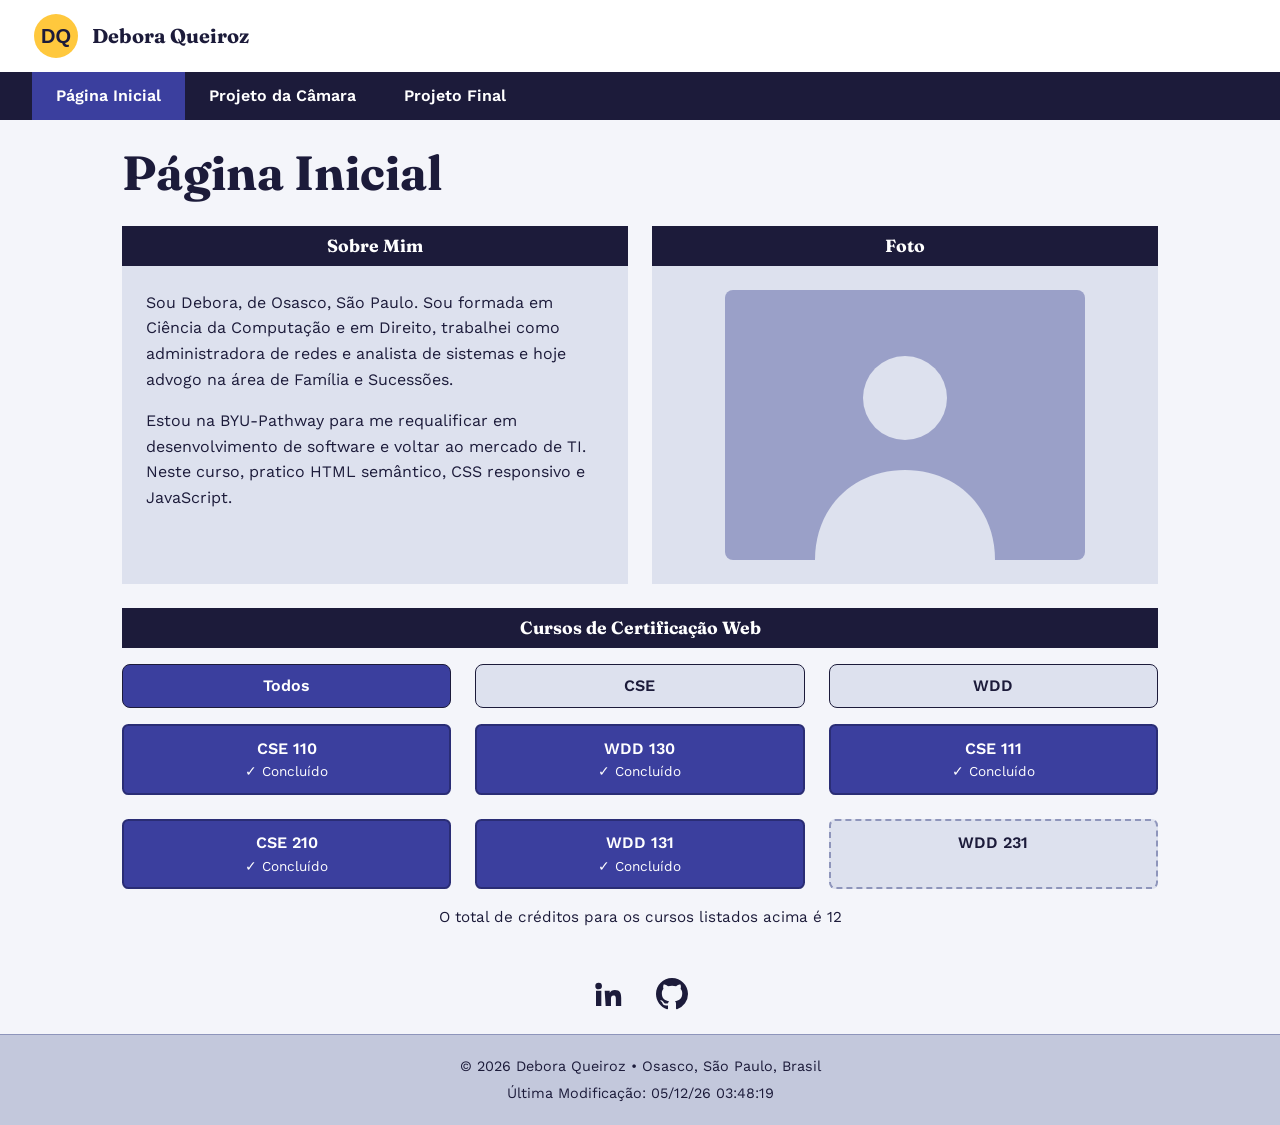
<file: index.html>
<!DOCTYPE html>
<html lang="pt-BR">

<head>
    <meta charset="UTF-8">
    <meta name="viewport" content="width=device-width, initial-scale=1.0">
    <title>Debora Queiroz | Página Inicial</title>
    <meta name="description"
        content="Portfólio de Debora Queiroz, estudante de desenvolvimento web e Python na BYU-Pathway, com os cursos do certificado Programação de Computadores e Web.">
    <meta name="author" content="Debora Queiroz">

    <!-- Open Graph (Facebook) -->
    <meta property="og:title" content="Debora Queiroz | Página Inicial">
    <meta property="og:description"
        content="Portfólio de Debora Queiroz, estudante de desenvolvimento web e Python na BYU-Pathway, com os cursos do certificado Programação de Computadores e Web.">
    <meta property="og:image" content="https://debora1207.github.io/wdd231/imagens/perfil.jpg">
    <meta property="og:url" content="https://debora1207.github.io/wdd231/">

    <link rel="preconnect" href="https://fonts.googleapis.com">
    <link rel="preconnect" href="https://fonts.gstatic.com" crossorigin>
    <link
        href="https://fonts.googleapis.com/css2?family=Fraunces:wght@600;700&family=Work+Sans:wght@400;500;600&display=swap"
        rel="stylesheet">

    <link rel="icon" href="favicon.ico">
    <link rel="stylesheet" href="estilos/normalize.css">
    <link rel="stylesheet" href="estilos/telas-pequenas.css">
    <link rel="stylesheet" href="estilos/telas-grandes.css">

    <script src="scripts/navegacao.js" defer></script>
    <script src="scripts/data.js" defer></script>
    <script src="scripts/curso.js" defer></script>
</head>

<body>
    <header>
        <div class="barra">
            <div class="marca">
                <img src="imagens/logo.svg" alt="Logotipo com as iniciais DQ" width="48" height="48">
                <span>Debora Queiroz</span>
            </div>
            <button id="botaoMenu" type="button" aria-label="Abrir menu" aria-expanded="false"
                aria-controls="menuPrincipal">&#9776;</button>
        </div>
        <nav id="menuPrincipal" aria-label="Navegação principal">
            <ul>
                <li><a href="index.html" aria-current="page">Página Inicial</a></li>
                <li><a href="chamber/index.html">Projeto da Câmara</a></li>
                <li><a href="projeto-final/index.html">Projeto Final</a></li>
            </ul>
        </nav>
    </header>

    <main>
        <h1>Página Inicial</h1>

        <section class="sobre">
            <h2>Sobre Mim</h2>
            <div class="painel">
                <p>Sou Debora, de Osasco, São Paulo. Sou formada em Ciência da Computação e em Direito, trabalhei como
                    administradora de redes e analista de sistemas e hoje advogo na área de Família e Sucessões.</p>
                <p>Estou na BYU-Pathway para me requalificar em desenvolvimento de software e voltar ao mercado de TI.
                    Neste curso, pratico HTML semântico, CSS responsivo e JavaScript.</p>
            </div>
        </section>

        <section class="foto">
            <h2>Foto</h2>
            <div class="painel">
                <img src="imagens/foto-estudante.svg" alt="Foto da estudante Debora Queiroz" width="600" height="450">
            </div>
        </section>

        <section class="certificado">
            <h2>Cursos de Certificação Web</h2>
            <div class="filtros" role="group" aria-label="Filtrar cursos">
                <button type="button" class="filtro" data-filtro="todos" aria-pressed="true">Todos</button>
                <button type="button" class="filtro" data-filtro="CSE" aria-pressed="false">CSE</button>
                <button type="button" class="filtro" data-filtro="WDD" aria-pressed="false">WDD</button>
            </div>
            <ul id="listaCursos" class="cartoes"></ul>
            <p id="totalCreditos" class="total" aria-live="polite"></p>
        </section>
    </main>

    <dialog id="infos-do-curso" aria-labelledby="tituloCurso"></dialog>

    <footer>
        <ul class="redes" aria-label="Redes sociais">
            <li>
                <a href="https://www.linkedin.com/in/deboraabqueiroz" aria-label="LinkedIn da Debora" target="_blank"
                    rel="noopener">
                    <svg viewBox="0 0 24 24" width="32" height="32" fill="currentColor" aria-hidden="true">
                        <path
                            d="M4.98 3.5a2.5 2.5 0 11-.02 5 2.5 2.5 0 01.02-5zM3 9.5h4V21H3zM9.5 9.5h3.8v1.6h.05c.53-1 1.83-2.05 3.77-2.05 4.03 0 4.78 2.65 4.78 6.1V21h-4v-5.1c0-1.22-.02-2.78-1.7-2.78-1.7 0-1.96 1.33-1.96 2.69V21h-4z" />
                    </svg>
                </a>
            </li>
            <li>
                <a href="https://github.com/debora1207/wdd231" aria-label="GitHub da Debora" target="_blank"
                    rel="noopener">
                    <svg viewBox="0 0 16 16" width="32" height="32" fill="currentColor" aria-hidden="true">
                        <path
                            d="M8 0C3.58 0 0 3.58 0 8c0 3.54 2.29 6.53 5.47 7.59.4.07.55-.17.55-.38 0-.19-.01-.82-.01-1.49-2.01.37-2.53-.49-2.69-.94-.09-.23-.48-.94-.82-1.13-.28-.15-.68-.52-.01-.53.63-.01 1.08.58 1.23.82.72 1.21 1.87.87 2.33.66.07-.52.28-.87.51-1.07-1.78-.2-3.64-.89-3.64-3.95 0-.87.31-1.59.82-2.15-.08-.2-.36-1.02.08-2.12 0 0 .67-.21 2.2.82.64-.18 1.32-.27 2-.27.68 0 1.36.09 2 .27 1.53-1.04 2.2-.82 2.2-.82.44 1.1.16 1.92.08 2.12.51.56.82 1.27.82 2.15 0 3.07-1.87 3.75-3.65 3.95.29.25.54.73.54 1.48 0 1.07-.01 1.93-.01 2.2 0 .21.15.46.55.38A8.013 8.013 0 0016 8c0-4.42-3.58-8-8-8z" />
                    </svg>
                </a>
            </li>
        </ul>
        <div class="rodape-info">
            <p>&copy; <span id="anoAtual"></span> Debora Queiroz &bull; Osasco, São Paulo, Brasil</p>
            <p id="ultimaModificacao"></p>
        </div>
    </footer>
</body>

</html>
</file>
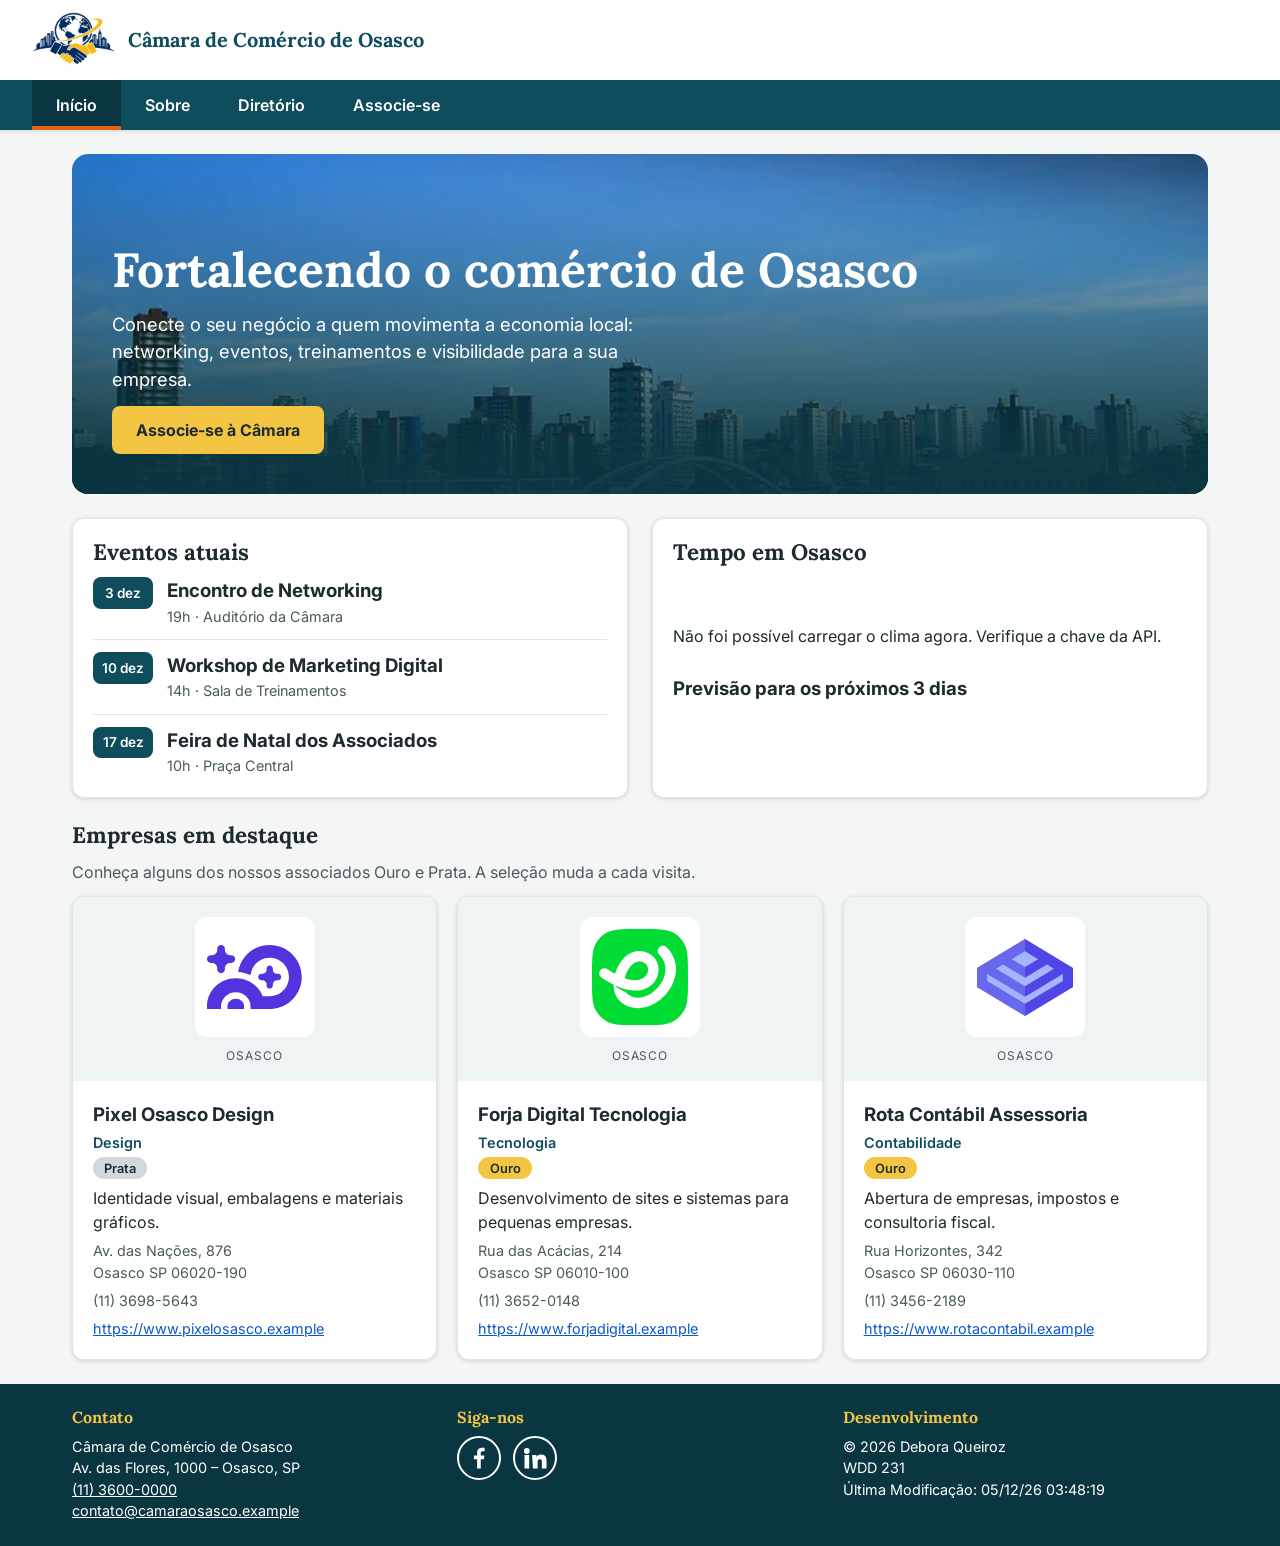
<file: camara/index.html>
<!DOCTYPE html>
<html lang="pt-BR">

<head>
    <meta charset="UTF-8">
    <meta name="viewport" content="width=device-width, initial-scale=1.0">
    <title>Câmara de Comércio de Osasco | Início</title>
    <meta name="description"
        content="Câmara de Comércio de Osasco: eventos, previsão do tempo, empresas em destaque e como se associar para fortalecer o comércio local.">
    <meta name="author" content="Debora Queiroz">

    <!-- Open Graph (Facebook) -->
    <meta property="og:title" content="Câmara de Comércio de Osasco | Início">
    <meta property="og:description"
        content="Câmara de Comércio de Osasco: eventos, previsão do tempo, empresas em destaque e como se associar para fortalecer o comércio local.">
    <meta property="og:image" content="https://debora1207.github.io/wdd231/camara/imagens/camara-og.jpg">
    <meta property="og:url" content="https://debora1207.github.io/wdd231/camara/index.html">

    <link rel="preconnect" href="https://fonts.googleapis.com">
    <link rel="preconnect" href="https://fonts.gstatic.com" crossorigin>
    <link href="https://fonts.googleapis.com/css2?family=Inter:wght@400;500;600&family=Lora:wght@600;700&display=swap"
        rel="stylesheet">

    <link rel="icon" href="favicon.ico">
    <link rel="stylesheet" href="estilos/normalize.css">
    <link rel="stylesheet" href="estilos/telas-pequenas.css">
    <link rel="stylesheet" href="estilos/telas-grandes.css">

    <script src="scripts/navegacao.js" defer></script>
    <script src="scripts/data.js" defer></script>
    <script type="module" src="scripts/destaques.mjs"></script>
    <script type="module" src="scripts/clima.mjs"></script>
</head>

<body>
    <header>
        <div class="barra">
            <div class="marca">
                <img src="imagens/logo-camara.webp" alt="Logotipo da Câmara de Comércio de Osasco" width="84"
                    height="56">
                <span>Câmara de Comércio de Osasco</span>
            </div>
            <button id="botaoMenu" type="button" aria-label="Abrir menu" aria-expanded="false"
                aria-controls="menuPrincipal">&#9776;</button>
        </div>
        <nav id="menuPrincipal" aria-label="Navegação principal">
            <ul>
                <li><a href="index.html" aria-current="page">Início</a></li>
                <li><a href="sobre.html">Sobre</a></li>
                <li><a href="diretorio.html">Diretório</a></li>
                <li><a href="associacao.html">Associe-se</a></li>
            </ul>
        </nav>
    </header>

    <main class="inicio">
        <section class="banner">
            <img src="imagens/hero-osasco.webp"
                alt="Horizonte de prédios da cidade sob um céu azul, com um arco branco ao centro" width="1400"
                height="441" fetchpriority="high">
            <div class="banner-texto">
                <h1>Fortalecendo o comércio de Osasco</h1>
                <p>Conecte o seu negócio a quem movimenta a economia local: networking, eventos, treinamentos e
                    visibilidade para a sua empresa.</p>
                <a class="botao" href="associacao.html">Associe-se à Câmara</a>
            </div>
        </section>

        <section class="bloco eventos">
            <h2>Eventos atuais</h2>
            <ul>
                <li>
                    <time datetime="2026-12-03">3 dez</time>
                    <div>
                        <h3>Encontro de Networking</h3>
                        <p>19h &middot; Auditório da Câmara</p>
                    </div>
                </li>
                <li>
                    <time datetime="2026-12-10">10 dez</time>
                    <div>
                        <h3>Workshop de Marketing Digital</h3>
                        <p>14h &middot; Sala de Treinamentos</p>
                    </div>
                </li>
                <li>
                    <time datetime="2026-12-17">17 dez</time>
                    <div>
                        <h3>Feira de Natal dos Associados</h3>
                        <p>10h &middot; Praça Central</p>
                    </div>
                </li>
            </ul>
        </section>

        <section class="bloco clima">
            <h2>Tempo em Osasco</h2>
            <div id="climaAtual" class="clima-atual" aria-live="polite">Carregando o clima...</div>
            <h3>Previsão para os próximos 3 dias</h3>
            <ul id="previsao" class="previsao"></ul>
        </section>

        <section class="destaques">
            <h2>Empresas em destaque</h2>
            <p class="subtitulo">Conheça alguns dos nossos associados Ouro e Prata. A seleção muda a cada visita.</p>
            <div id="destaques" class="grade"></div>
        </section>
    </main>

    <footer>
        <div class="rodape-grade">
            <div class="contato">
                <h2>Contato</h2>
                <address>
                    Câmara de Comércio de Osasco<br>
                    Av. das Flores, 1000 &ndash; Osasco, SP<br>
                    <a href="tel:+551136000000">(11) 3600-0000</a><br>
                    <a href="mailto:contato@camaraosasco.example">contato@camaraosasco.example</a>
                </address>
            </div>
            <div class="redes-sociais">
                <h2>Siga-nos</h2>
                <ul class="redes" aria-label="Redes sociais">
                    <li>
                        <a href="https://www.facebook.com/" aria-label="Facebook da Câmara" target="_blank"
                            rel="noopener">
                            <svg viewBox="0 0 24 24" width="28" height="28" fill="currentColor" aria-hidden="true">
                                <path
                                    d="M13.5 21v-8h2.7l.4-3.2h-3.1V7.8c0-.9.3-1.5 1.6-1.5h1.7V3.4c-.3 0-1.3-.1-2.4-.1-2.4 0-4 1.5-4 4.1v2.4H7.7V13h2.7v8z" />
                            </svg>
                        </a>
                    </li>
                    <li>
                        <a href="https://www.linkedin.com/in/deboraabqueiroz" aria-label="LinkedIn" target="_blank"
                            rel="noopener">
                            <svg viewBox="0 0 24 24" width="28" height="28" fill="currentColor" aria-hidden="true">
                                <path
                                    d="M4.98 3.5a2.5 2.5 0 11-.02 5 2.5 2.5 0 01.02-5zM3 9.5h4V21H3zM9.5 9.5h3.8v1.6h.05c.53-1 1.83-2.05 3.77-2.05 4.03 0 4.78 2.65 4.78 6.1V21h-4v-5.1c0-1.22-.02-2.78-1.7-2.78-1.7 0-1.96 1.33-1.96 2.69V21h-4z" />
                            </svg>
                        </a>
                    </li>
                </ul>
            </div>
            <div class="desenvolvimento">
                <h2>Desenvolvimento</h2>
                <p>&copy; <span id="anoAtual"></span> Debora Queiroz</p>
                <p>WDD 231</p>
                <p id="ultimaModificacao"></p>
            </div>
        </div>
    </footer>
</body>

</html>
</file>
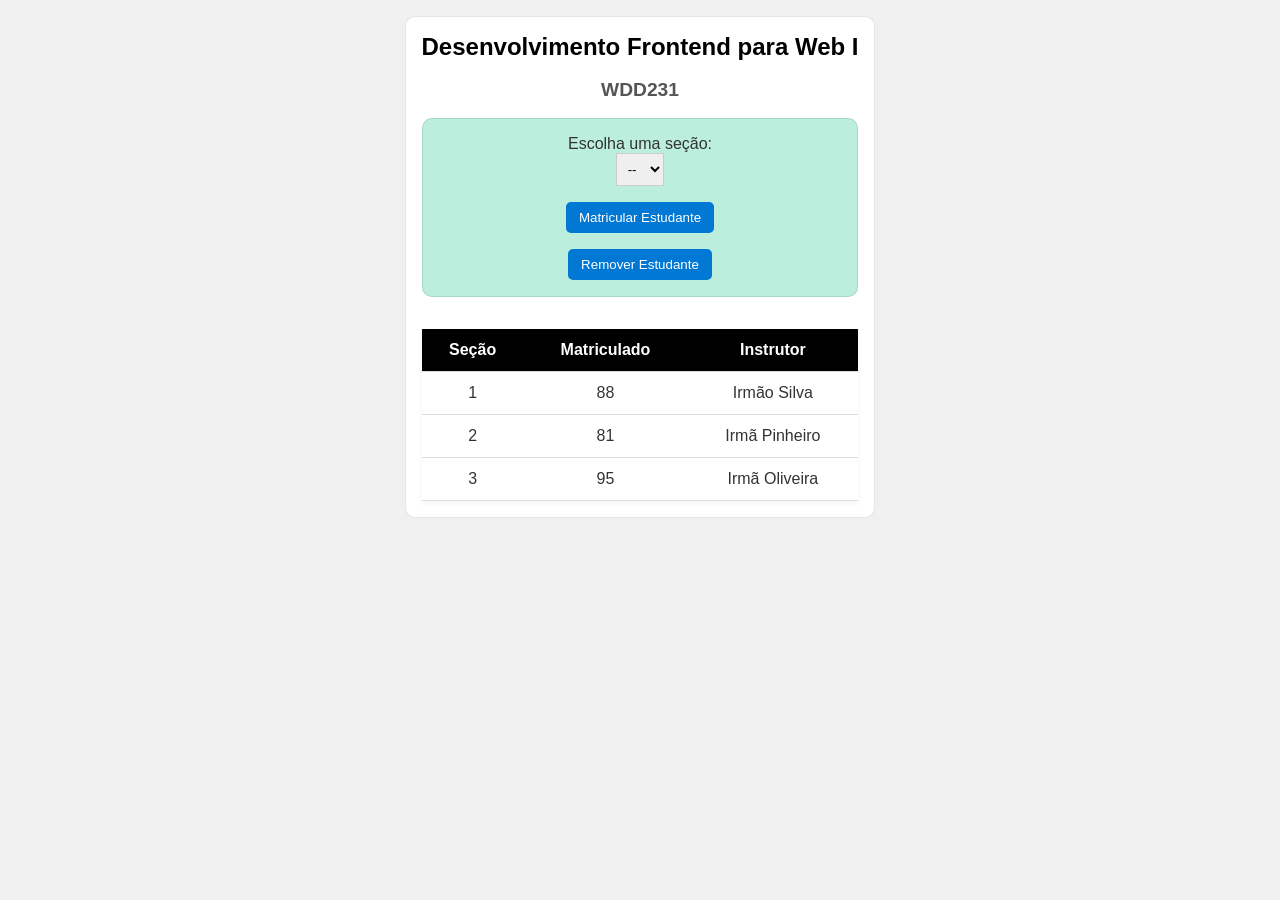
<file: modulos.html>
<!DOCTYPE html>
<html lang="pt-br">

<head>
  <meta charset="UTF-8">
  <meta name="viewport" content="width=device-width, initial-scale=1.0">
  <title>Exemplo de Módulos: Curso e Seções</title>
  <link rel="stylesheet" href="estilos/modulos.css">
  <script type="module" src="scripts/modulos.mjs"></script>
</head>

<body>
  <main>
    <h1 id="nomeCurso"></h1>
    <h2 id="codigoCurso"></h2>

    <div id="matricula">
      <p>Escolha uma seção:</p>
      <select id="numeroSecao">
        <option value="0" disabled selected>--</option>
      </select>
      <button id="matricularEstudante">Matricular Estudante</button>
      <button id="removerEstudante">Remover Estudante</button>
    </div>

    <table>
      <thead>
        <tr>
          <th>Seção</th>
          <th>Matriculado</th>
          <th>Instrutor</th>
        </tr>
      </thead>
      <tbody id="secoes"></tbody>
    </table>
  </main>
</body>

</html>
</file>
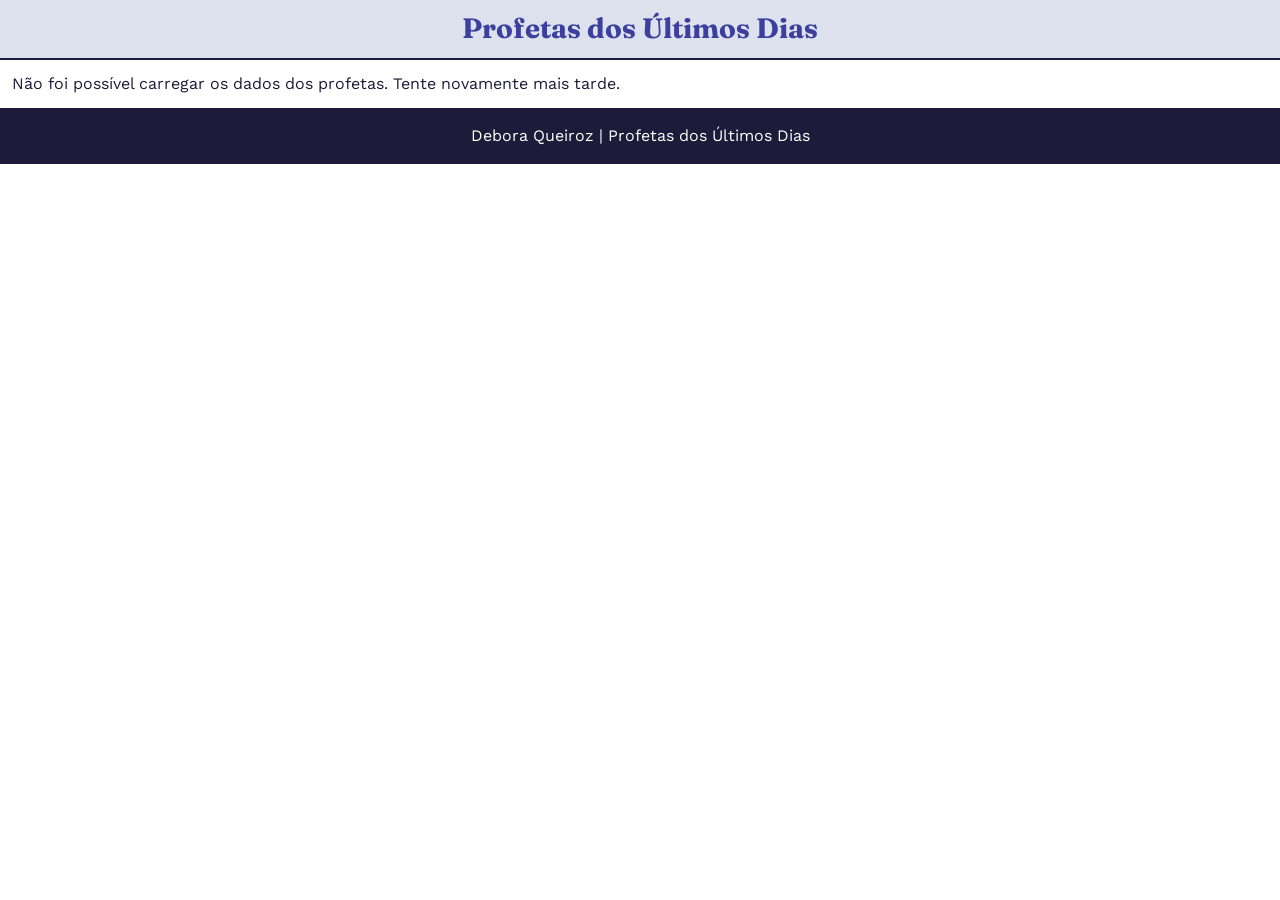
<file: profetas.html>
<!DOCTYPE html>
<html lang="pt-BR">

<head>
    <meta charset="UTF-8">
    <meta name="viewport" content="width=device-width, initial-scale=1.0">
    <title>Debora Queiroz | Profetas dos Últimos Dias</title>
    <meta name="description"
        content="Cartões com os profetas dos últimos dias, criados dinamicamente com JavaScript a partir de dados em JSON.">
    <meta name="author" content="Debora Queiroz">

    <link rel="preconnect" href="https://fonts.googleapis.com">
    <link rel="preconnect" href="https://fonts.gstatic.com" crossorigin>
    <link
        href="https://fonts.googleapis.com/css2?family=Fraunces:wght@600;700&family=Work+Sans:wght@400;500;600&display=swap"
        rel="stylesheet">

    <link rel="icon" href="favicon.ico">
    <link rel="stylesheet" href="estilos/normalize.css">
    <link rel="stylesheet" href="estilos/profetas.css">

    <script src="scripts/profetas.js" defer></script>
</head>

<body>
    <header>
        <h1>Profetas dos Últimos Dias</h1>
    </header>
    <main>
        <div id="cartoes"></div>
    </main>
    <footer>
        Debora Queiroz | Profetas dos Últimos Dias
    </footer>
</body>

</html>
</file>
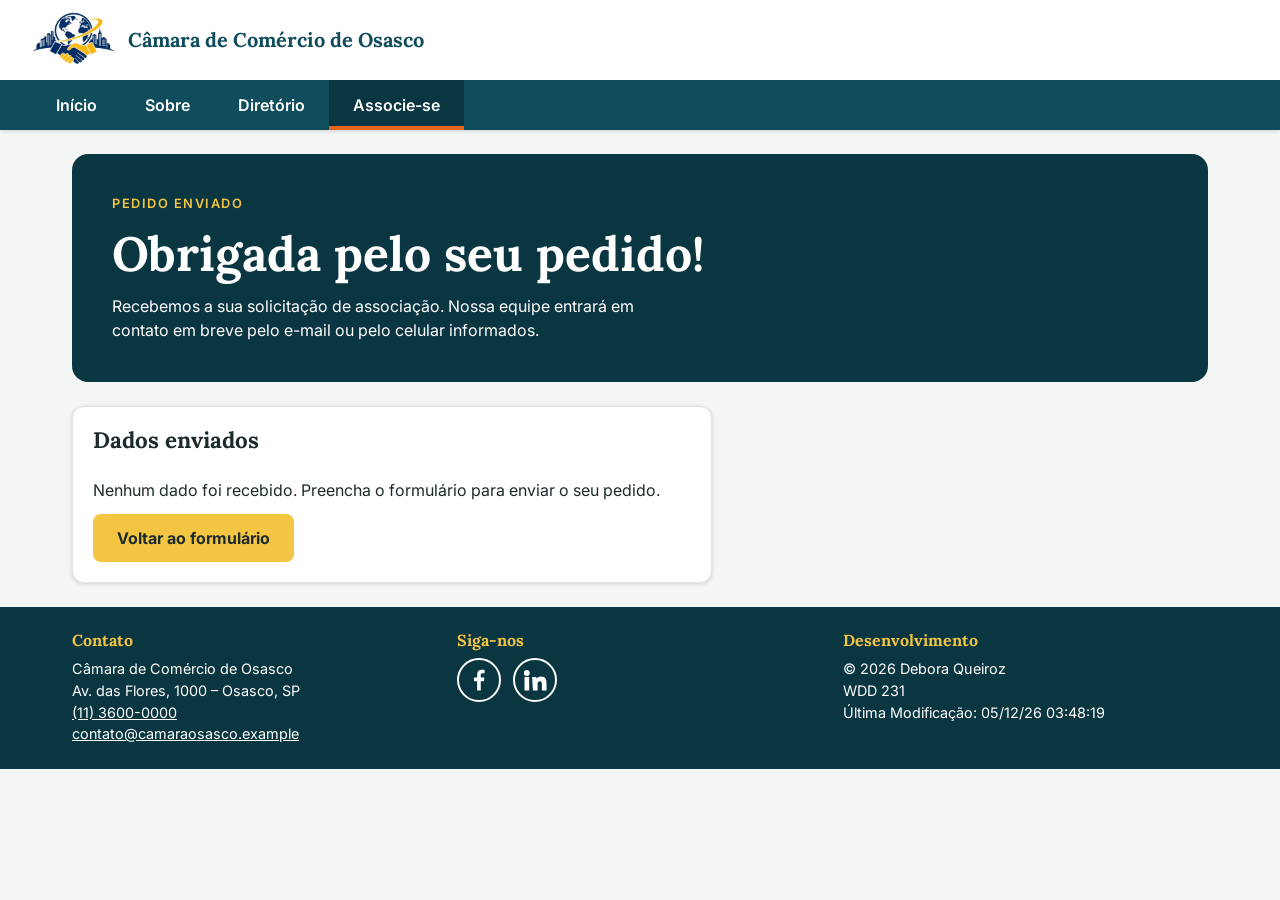
<file: camara/agradecimento.html>
<!DOCTYPE html>
<html lang="pt-BR">

<head>
    <meta charset="UTF-8">
    <meta name="viewport" content="width=device-width, initial-scale=1.0">
    <title>Obrigada pelo seu pedido | Câmara de Comércio de Osasco</title>
    <meta name="description"
        content="Recebemos o seu pedido de associação à Câmara de Comércio de Osasco. Confira os dados enviados.">
    <meta name="author" content="Debora Queiroz">

    <!-- Open Graph (Facebook) -->
    <meta property="og:title" content="Obrigada pelo seu pedido | Câmara de Comércio de Osasco">
    <meta property="og:description"
        content="Recebemos o seu pedido de associação à Câmara de Comércio de Osasco. Confira os dados enviados.">
    <meta property="og:image" content="https://debora1207.github.io/wdd231/camara/imagens/camara-og.jpg">
    <meta property="og:url" content="https://debora1207.github.io/wdd231/camara/agradecimento.html">

    <link rel="preconnect" href="https://fonts.googleapis.com">
    <link rel="preconnect" href="https://fonts.gstatic.com" crossorigin>
    <link href="https://fonts.googleapis.com/css2?family=Inter:wght@400;500;600&family=Lora:wght@600;700&display=swap"
        rel="stylesheet">

    <link rel="icon" href="favicon.ico">
    <link rel="stylesheet" href="estilos/normalize.css">
    <link rel="stylesheet" href="estilos/telas-pequenas.css">
    <link rel="stylesheet" href="estilos/telas-grandes.css">
    <link rel="stylesheet" href="estilos/associacao.css">

    <script src="scripts/navegacao.js" defer></script>
    <script src="scripts/data.js" defer></script>
    <script src="scripts/agradecimento.js" defer></script>
</head>

<body>
    <header>
        <div class="barra">
            <div class="marca">
                <img src="imagens/logo-camara.webp" alt="Logotipo da Câmara de Comércio de Osasco" width="84"
                    height="56">
                <span>Câmara de Comércio de Osasco</span>
            </div>
            <button id="botaoMenu" type="button" aria-label="Abrir menu" aria-expanded="false"
                aria-controls="menuPrincipal">&#9776;</button>
        </div>
        <nav id="menuPrincipal" aria-label="Navegação principal">
            <ul>
                <li><a href="index.html">Início</a></li>
                <li><a href="sobre.html">Sobre</a></li>
                <li><a href="diretorio.html">Diretório</a></li>
                <li><a href="associacao.html" aria-current="page">Associe-se</a></li>
            </ul>
        </nav>
    </header>

    <main class="agradecimento">
        <section class="hero">
            <p class="chamada">Pedido enviado</p>
            <h1>Obrigada pelo seu pedido!</h1>
            <p>Recebemos a sua solicitação de associação. Nossa equipe entrará em contato em breve pelo e-mail ou pelo
                celular informados.</p>
        </section>

        <section class="bloco" aria-labelledby="titulo-dados">
            <h2 id="titulo-dados">Dados enviados</h2>
            <dl id="resumo" class="resumo"></dl>
            <p id="semDados" class="sem-dados" hidden>Nenhum dado foi recebido. Preencha o formulário para enviar o seu
                pedido.</p>
            <a class="botao botao-voltar" href="associacao.html">Voltar ao formulário</a>
        </section>
    </main>

    <footer>
        <div class="rodape-grade">
            <div class="contato">
                <h2>Contato</h2>
                <address>
                    Câmara de Comércio de Osasco<br>
                    Av. das Flores, 1000 &ndash; Osasco, SP<br>
                    <a href="tel:+551136000000">(11) 3600-0000</a><br>
                    <a href="mailto:contato@camaraosasco.example">contato@camaraosasco.example</a>
                </address>
            </div>
            <div class="redes-sociais">
                <h2>Siga-nos</h2>
                <ul class="redes" aria-label="Redes sociais">
                    <li>
                        <a href="https://www.facebook.com/" aria-label="Facebook da Câmara" target="_blank"
                            rel="noopener">
                            <svg viewBox="0 0 24 24" width="28" height="28" fill="currentColor" aria-hidden="true">
                                <path
                                    d="M13.5 21v-8h2.7l.4-3.2h-3.1V7.8c0-.9.3-1.5 1.6-1.5h1.7V3.4c-.3 0-1.3-.1-2.4-.1-2.4 0-4 1.5-4 4.1v2.4H7.7V13h2.7v8z" />
                            </svg>
                        </a>
                    </li>
                    <li>
                        <a href="https://www.linkedin.com/in/deboraabqueiroz" aria-label="LinkedIn" target="_blank"
                            rel="noopener">
                            <svg viewBox="0 0 24 24" width="28" height="28" fill="currentColor" aria-hidden="true">
                                <path
                                    d="M4.98 3.5a2.5 2.5 0 11-.02 5 2.5 2.5 0 01.02-5zM3 9.5h4V21H3zM9.5 9.5h3.8v1.6h.05c.53-1 1.83-2.05 3.77-2.05 4.03 0 4.78 2.65 4.78 6.1V21h-4v-5.1c0-1.22-.02-2.78-1.7-2.78-1.7 0-1.96 1.33-1.96 2.69V21h-4z" />
                            </svg>
                        </a>
                    </li>
                </ul>
            </div>
            <div class="desenvolvimento">
                <h2>Desenvolvimento</h2>
                <p>&copy; <span id="anoAtual"></span> Debora Queiroz</p>
                <p>WDD 231</p>
                <p id="ultimaModificacao"></p>
            </div>
        </div>
    </footer>
</body>

</html>
</file>
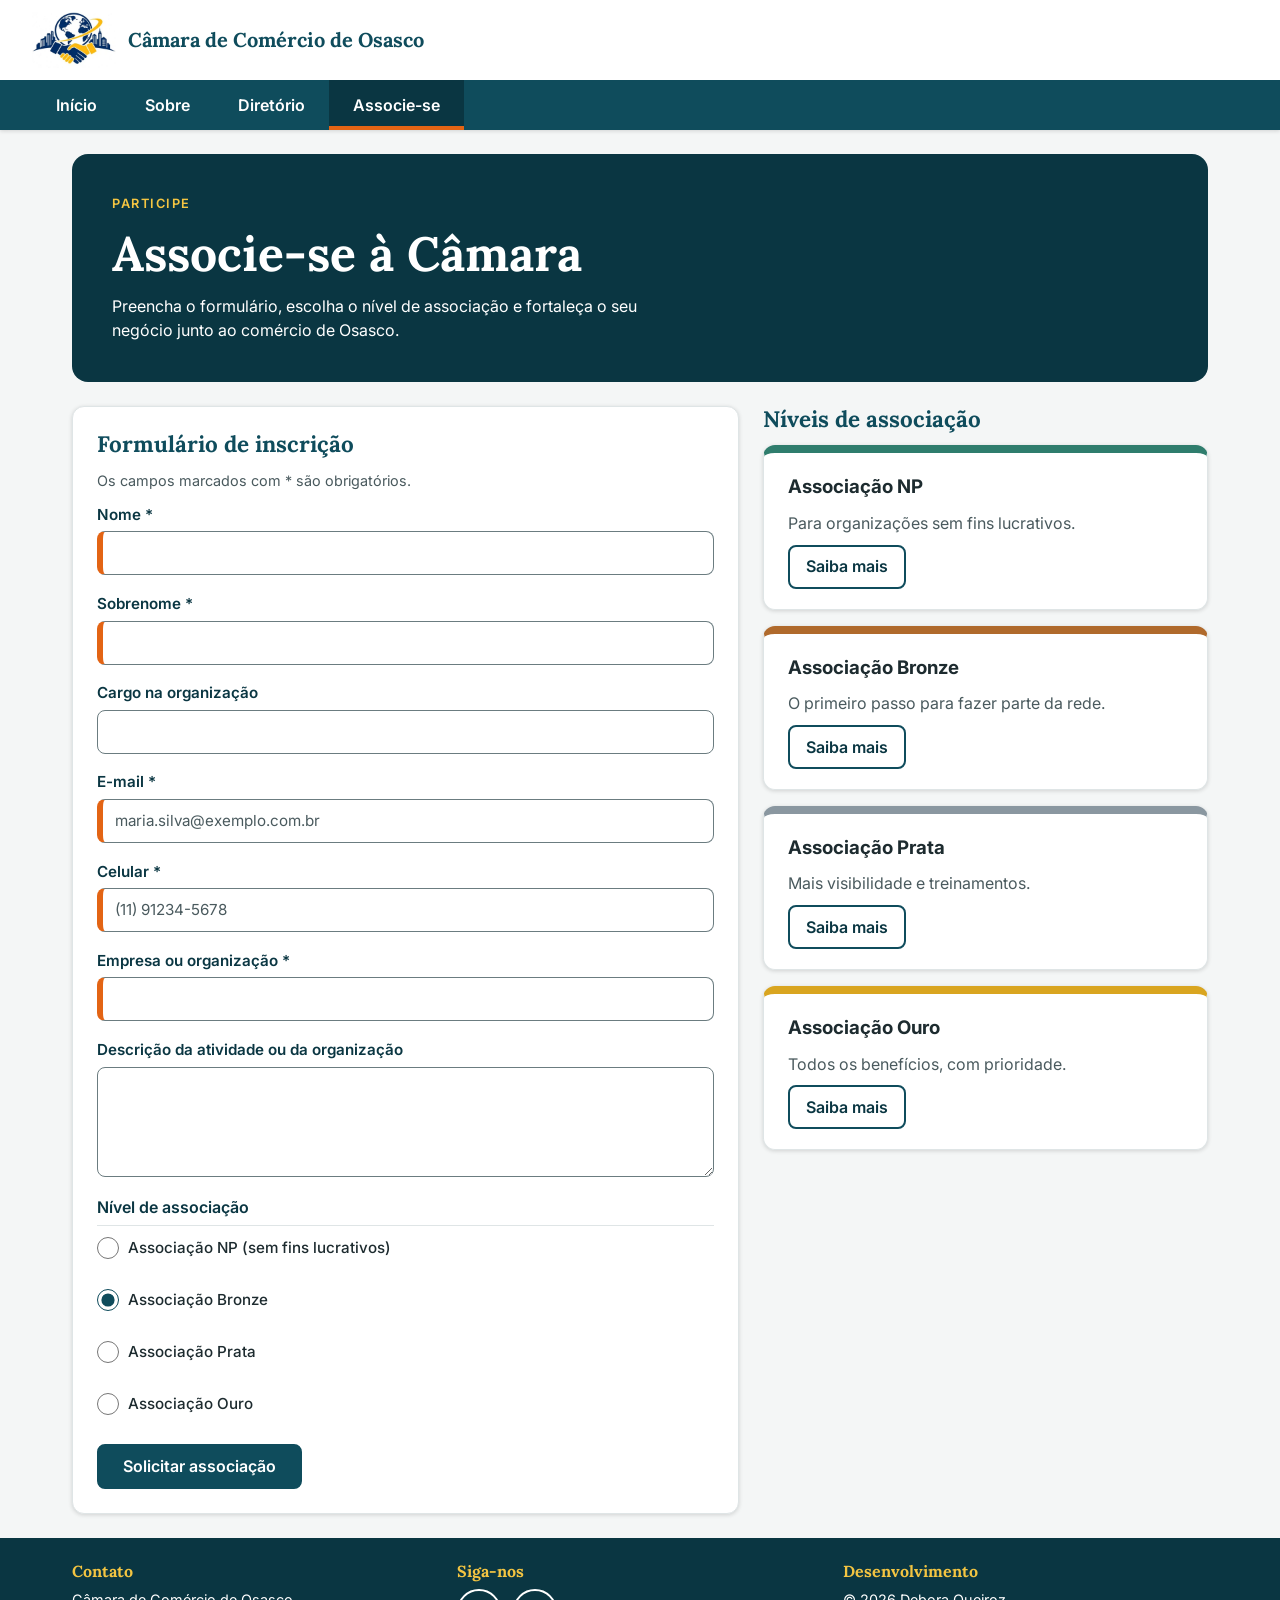
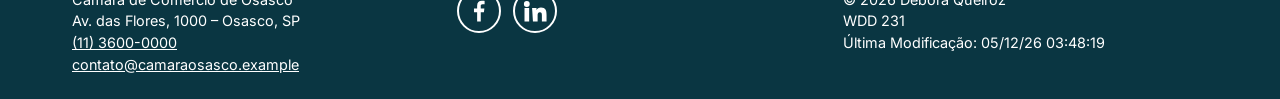
<file: camara/associacao.html>
<!DOCTYPE html>
<html lang="pt-BR">

<head>
    <meta charset="UTF-8">
    <meta name="viewport" content="width=device-width, initial-scale=1.0">
    <title>Associe-se | Câmara de Comércio de Osasco</title>
    <meta name="description"
        content="Associe-se à Câmara de Comércio de Osasco: preencha o formulário e escolha entre os níveis NP, Bronze, Prata e Ouro.">
    <meta name="author" content="Debora Queiroz">

    <!-- Open Graph (Facebook) -->
    <meta property="og:title" content="Associe-se | Câmara de Comércio de Osasco">
    <meta property="og:description"
        content="Associe-se à Câmara de Comércio de Osasco: preencha o formulário e escolha entre os níveis NP, Bronze, Prata e Ouro.">
    <meta property="og:image" content="https://debora1207.github.io/wdd231/camara/imagens/camara-og.jpg">
    <meta property="og:url" content="https://debora1207.github.io/wdd231/camara/associacao.html">

    <link rel="preconnect" href="https://fonts.googleapis.com">
    <link rel="preconnect" href="https://fonts.gstatic.com" crossorigin>
    <link href="https://fonts.googleapis.com/css2?family=Inter:wght@400;500;600&family=Lora:wght@600;700&display=swap"
        rel="stylesheet">

    <link rel="icon" href="favicon.ico">
    <link rel="stylesheet" href="estilos/normalize.css">
    <link rel="stylesheet" href="estilos/telas-pequenas.css">
    <link rel="stylesheet" href="estilos/telas-grandes.css">
    <link rel="stylesheet" href="estilos/associacao.css">

    <script src="scripts/navegacao.js" defer></script>
    <script src="scripts/data.js" defer></script>
    <script src="scripts/associacao.js" defer></script>
</head>

<body>
    <header>
        <div class="barra">
            <div class="marca">
                <img src="imagens/logo-camara.webp" alt="Logotipo da Câmara de Comércio de Osasco" width="84"
                    height="56">
                <span>Câmara de Comércio de Osasco</span>
            </div>
            <button id="botaoMenu" type="button" aria-label="Abrir menu" aria-expanded="false"
                aria-controls="menuPrincipal">&#9776;</button>
        </div>
        <nav id="menuPrincipal" aria-label="Navegação principal">
            <ul>
                <li><a href="index.html">Início</a></li>
                <li><a href="sobre.html">Sobre</a></li>
                <li><a href="diretorio.html">Diretório</a></li>
                <li><a href="associacao.html" aria-current="page">Associe-se</a></li>
            </ul>
        </nav>
    </header>

    <main class="associacao">
        <section class="hero">
            <p class="chamada">Participe</p>
            <h1>Associe-se à Câmara</h1>
            <p>Preencha o formulário, escolha o nível de associação e fortaleça o seu negócio junto ao comércio de
                Osasco.</p>
        </section>

        <section class="bloco formulario" aria-labelledby="titulo-formulario">
            <h2 id="titulo-formulario">Formulário de inscrição</h2>
            <p class="nota-obrigatorio">Os campos marcados com <span aria-hidden="true">*</span><span
                    class="so-leitor">asterisco</span> são obrigatórios.</p>

            <form action="agradecimento.html" method="get">
                <label for="nome">
                    <span>Nome <span aria-hidden="true">*</span></span>
                    <input type="text" id="nome" name="nome" title="Digite o seu nome" autocomplete="given-name"
                        required>
                </label>

                <label for="sobrenome">
                    <span>Sobrenome <span aria-hidden="true">*</span></span>
                    <input type="text" id="sobrenome" name="sobrenome" title="Digite o seu sobrenome"
                        autocomplete="family-name" required>
                </label>

                <label for="cargo">
                    <span>Cargo na organização</span>
                    <input type="text" id="cargo" name="cargo"
                        title="Use apenas letras, hifens e espaços, com no mínimo 7 caracteres"
                        autocomplete="cargo-na-organizacao" pattern="[A-Za-zÀ-ÖØ-öø-ÿ\- ]{7,}">
                </label>

                <label for="email">
                    <span>E-mail <span aria-hidden="true">*</span></span>
                    <input type="email" id="email" name="email" title="Digite o seu endereço de e-mail"
                        autocomplete="email" placeholder="maria.silva@exemplo.com.br" required>
                </label>

                <label for="celular">
                    <span>Celular <span aria-hidden="true">*</span></span>
                    <input type="tel" id="celular" name="celular" title="Digite o número do seu celular com DDD"
                        autocomplete="tel" placeholder="(11) 91234-5678" required>
                </label>

                <label for="organizacao">
                    <span>Empresa ou organização <span aria-hidden="true">*</span></span>
                    <input type="text" id="organizacao" name="organizacao"
                        title="Digite o nome da sua empresa ou organização" autocomplete="organizacao" required>
                </label>

                <label for="descricao">
                    <span>Descrição da atividade ou da organização</span>
                    <textarea id="descricao" name="descricao" rows="4"
                        title="Descreva em poucas palavras a atividade da sua empresa ou organização"></textarea>
                </label>

                <fieldset class="opcoes">
                    <legend>Nível de associação</legend>
                    <label for="membership-np">
                        <input type="radio" id="membership-np" name="membership" value="np">
                        <span>Associação NP (sem fins lucrativos)</span>
                    </label>
                    <label for="membership-bronze">
                        <input type="radio" id="membership-bronze" name="membership" value="bronze" checked>
                        <span>Associação Bronze</span>
                    </label>
                    <label for="membership-silver">
                        <input type="radio" id="membership-silver" name="membership" value="silver">
                        <span>Associação Prata</span>
                    </label>
                    <label for="membership-gold">
                        <input type="radio" id="membership-gold" name="membership" value="gold">
                        <span>Associação Ouro</span>
                    </label>
                </fieldset>

                <input type="hidden" id="timestamp" name="timestamp">

                <button type="submit" class="enviar">Solicitar associação</button>
            </form>
        </section>

        <section class="niveis" aria-labelledby="titulo-niveis">
            <h2 id="titulo-niveis">Níveis de associação</h2>

            <div class="planos">
                <article class="plano plano-np">
                    <h3>Associação NP</h3>
                    <p>Para organizações sem fins lucrativos.</p>
                    <button type="button" data-modal="modal-np">Saiba mais</button>
                </article>

                <article class="plano plano-bronze">
                    <h3>Associação Bronze</h3>
                    <p>O primeiro passo para fazer parte da rede.</p>
                    <button type="button" data-modal="modal-bronze">Saiba mais</button>
                </article>

                <article class="plano plano-prata">
                    <h3>Associação Prata</h3>
                    <p>Mais visibilidade e treinamentos.</p>
                    <button type="button" data-modal="modal-silver">Saiba mais</button>
                </article>

                <article class="plano plano-ouro">
                    <h3>Associação Ouro</h3>
                    <p>Todos os benefícios, com prioridade.</p>
                    <button type="button" data-modal="modal-gold">Saiba mais</button>
                </article>
            </div>
        </section>
    </main>

    <dialog id="modal-np" aria-labelledby="titulo-modal-np">
        <div class="modal-corpo">
            <div class="modal-topo">
                <h2 id="titulo-modal-np">Associação NP</h2>
                <button type="button" class="fechar" aria-label="Fechar janela">&times;</button>
            </div>
            <p>Os benefícios incluem:</p>
            <ul>
                <li>Placa de reconhecimento da Câmara</li>
                <li>Participação no desfile de aniversário da cidade</li>
                <li>Divulgação da organização no mural da Câmara</li>
            </ul>
            <p class="custo">Custo: gratuito</p>
        </div>
    </dialog>

    <dialog id="modal-bronze" aria-labelledby="titulo-modal-bronze">
        <div class="modal-corpo">
            <div class="modal-topo">
                <h2 id="titulo-modal-bronze">Associação Bronze</h2>
                <button type="button" class="fechar" aria-label="Fechar janela">&times;</button>
            </div>
            <p>Os benefícios incluem:</p>
            <ul>
                <li>Placa de reconhecimento da Câmara</li>
                <li>Convite para os encontros de networking</li>
                <li>10% de desconto em eventos</li>
                <li>Participação no desfile de aniversário da cidade</li>
            </ul>
            <p class="custo">Custo: R$ 150 por ano</p>
        </div>
    </dialog>

    <dialog id="modal-silver" aria-labelledby="titulo-modal-silver">
        <div class="modal-corpo">
            <div class="modal-topo">
                <h2 id="titulo-modal-silver">Associação Prata</h2>
                <button type="button" class="fechar" aria-label="Fechar janela">&times;</button>
            </div>
            <p>Os benefícios incluem:</p>
            <ul>
                <li>Destaque em rodízio na página inicial</li>
                <li>Um treinamento gratuito por trimestre</li>
                <li>20% de desconto em eventos</li>
                <li>Divulgação na newsletter da Câmara</li>
                <li>Convite para os encontros de networking</li>
                <li>Placa de reconhecimento da Câmara</li>
            </ul>
            <p class="custo">Custo: R$ 300 por ano</p>
        </div>
    </dialog>

    <dialog id="modal-gold" aria-labelledby="titulo-modal-gold">
        <div class="modal-corpo">
            <div class="modal-topo">
                <h2 id="titulo-modal-gold">Associação Ouro</h2>
                <button type="button" class="fechar" aria-label="Fechar janela">&times;</button>
            </div>
            <p>Os benefícios incluem:</p>
            <ul>
                <li>Destaque prioritário na página inicial</li>
                <li>Convite para eventos especiais</li>
                <li>Treinamentos gratuitos ilimitados</li>
                <li>30% de desconto em eventos</li>
                <li>Divulgação na newsletter e nas redes da Câmara</li>
                <li>Placa de reconhecimento da Câmara</li>
            </ul>
            <p class="custo">Custo: R$ 500 por ano</p>
        </div>
    </dialog>

    <footer>
        <div class="rodape-grade">
            <div class="contato">
                <h2>Contato</h2>
                <address>
                    Câmara de Comércio de Osasco<br>
                    Av. das Flores, 1000 &ndash; Osasco, SP<br>
                    <a href="tel:+551136000000">(11) 3600-0000</a><br>
                    <a href="mailto:contato@camaraosasco.example">contato@camaraosasco.example</a>
                </address>
            </div>
            <div class="redes-sociais">
                <h2>Siga-nos</h2>
                <ul class="redes" aria-label="Redes sociais">
                    <li>
                        <a href="https://www.facebook.com/" aria-label="Facebook da Câmara" target="_blank"
                            rel="noopener">
                            <svg viewBox="0 0 24 24" width="28" height="28" fill="currentColor" aria-hidden="true">
                                <path
                                    d="M13.5 21v-8h2.7l.4-3.2h-3.1V7.8c0-.9.3-1.5 1.6-1.5h1.7V3.4c-.3 0-1.3-.1-2.4-.1-2.4 0-4 1.5-4 4.1v2.4H7.7V13h2.7v8z" />
                            </svg>
                        </a>
                    </li>
                    <li>
                        <a href="https://www.linkedin.com/in/deboraabqueiroz" aria-label="LinkedIn" target="_blank"
                            rel="noopener">
                            <svg viewBox="0 0 24 24" width="28" height="28" fill="currentColor" aria-hidden="true">
                                <path
                                    d="M4.98 3.5a2.5 2.5 0 11-.02 5 2.5 2.5 0 01.02-5zM3 9.5h4V21H3zM9.5 9.5h3.8v1.6h.05c.53-1 1.83-2.05 3.77-2.05 4.03 0 4.78 2.65 4.78 6.1V21h-4v-5.1c0-1.22-.02-2.78-1.7-2.78-1.7 0-1.96 1.33-1.96 2.69V21h-4z" />
                            </svg>
                        </a>
                    </li>
                </ul>
            </div>
            <div class="desenvolvimento">
                <h2>Desenvolvimento</h2>
                <p>&copy; <span id="anoAtual"></span> Debora Queiroz</p>
                <p>WDD 231</p>
                <p id="ultimaModificacao"></p>
            </div>
        </div>
    </footer>
</body>

</html>
</file>
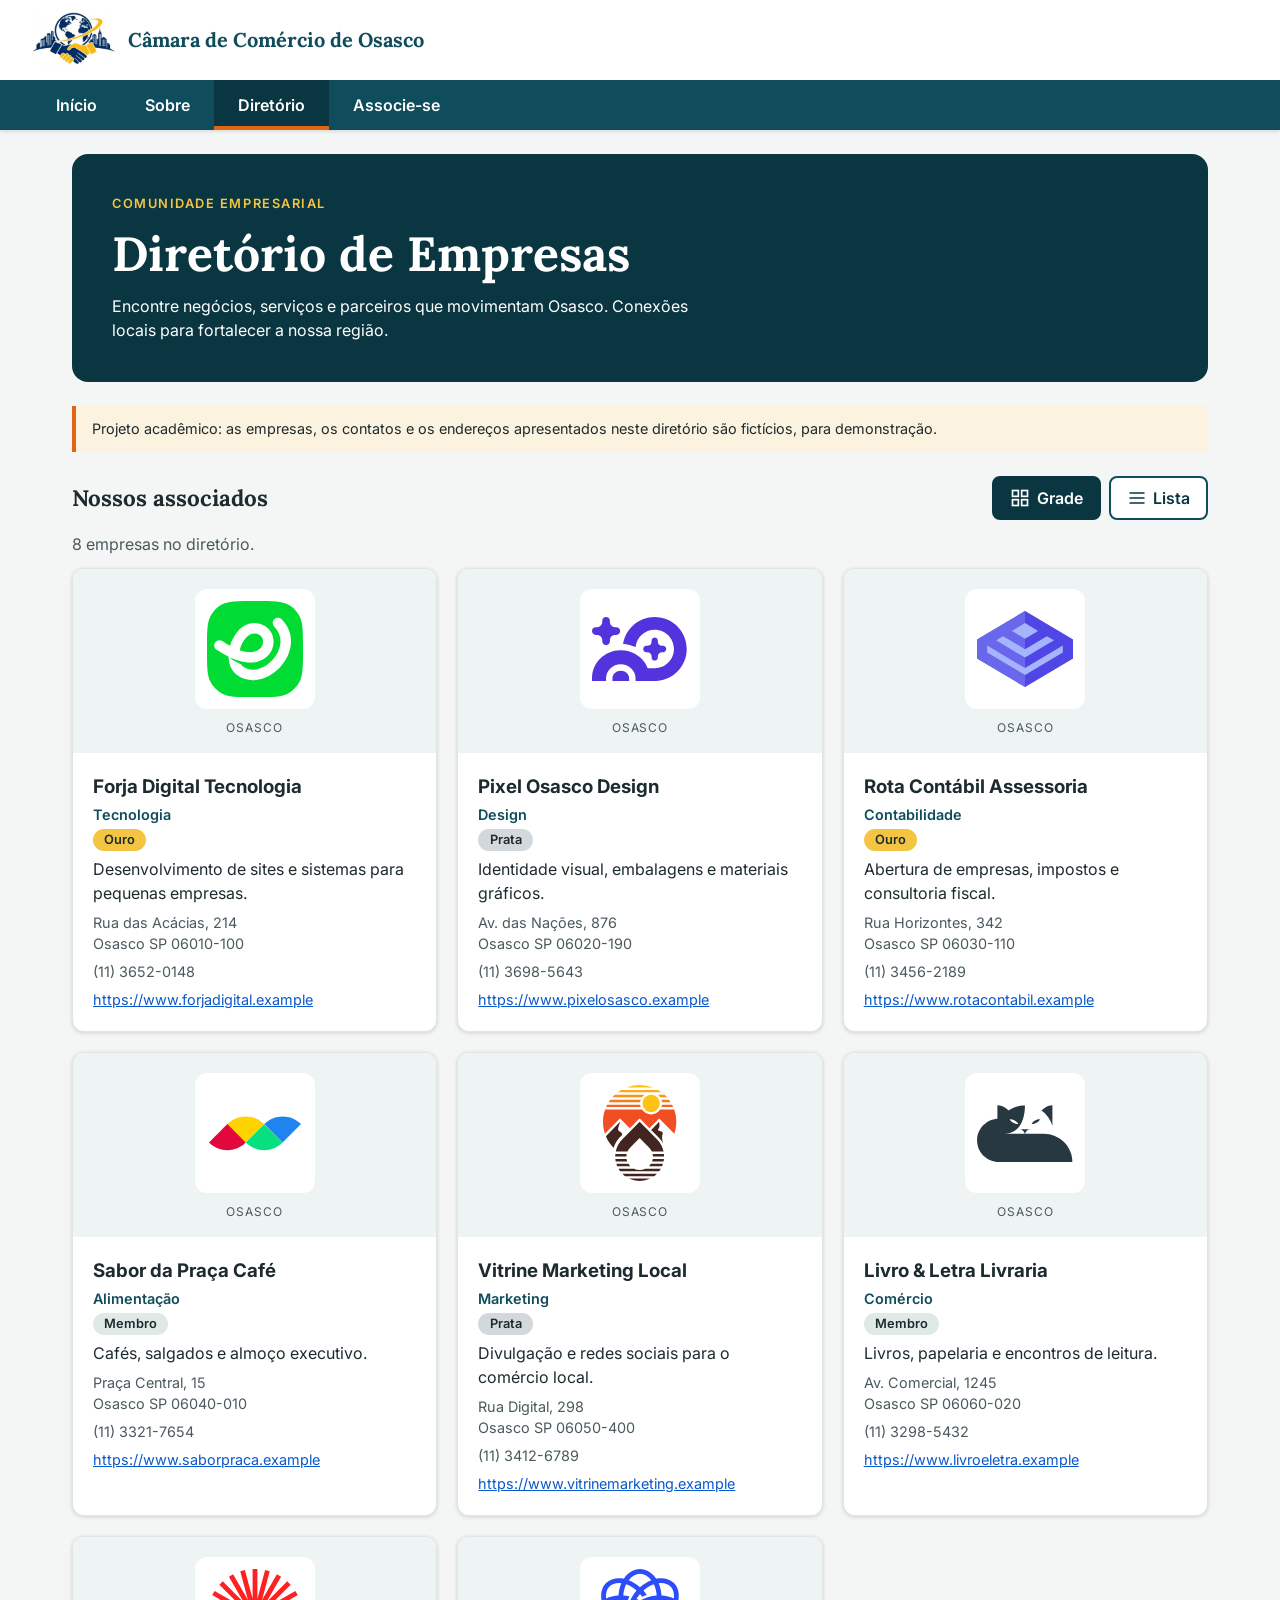
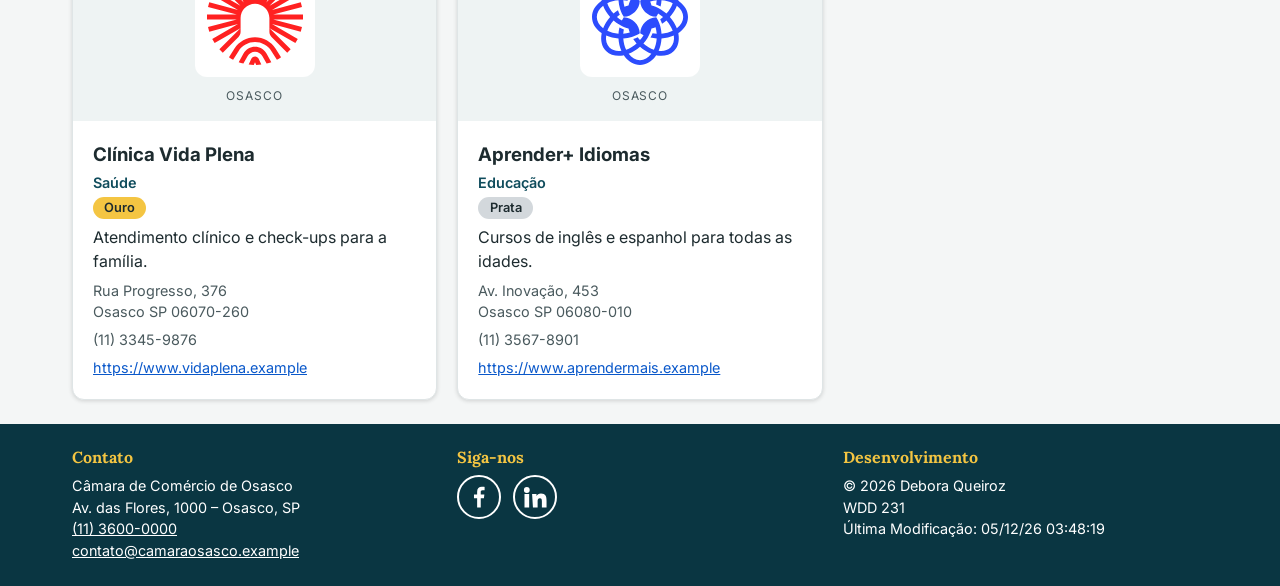
<file: camara/diretorio.html>
<!DOCTYPE html>
<html lang="pt-BR">

<head>
    <meta charset="UTF-8">
    <meta name="viewport" content="width=device-width, initial-scale=1.0">
    <title>Diretório de Empresas | Câmara de Comércio de Osasco</title>
    <meta name="description"
        content="Conheça as empresas associadas à Câmara de Comércio de Osasco: endereço, telefone, site e nível de associação de cada membro.">
    <meta name="author" content="Debora Queiroz">

    <!-- Open Graph (Facebook) -->
    <meta property="og:title" content="Diretório de Empresas | Câmara de Comércio de Osasco">
    <meta property="og:description"
        content="Conheça as empresas associadas à Câmara de Comércio de Osasco: endereço, telefone, site e nível de associação de cada membro.">
    <meta property="og:image" content="https://debora1207.github.io/wdd231/camara/imagens/camara-og.jpg">
    <meta property="og:url" content="https://debora1207.github.io/wdd231/camara/diretorio.html">

    <link rel="preconnect" href="https://fonts.googleapis.com">
    <link rel="preconnect" href="https://fonts.gstatic.com" crossorigin>
    <link href="https://fonts.googleapis.com/css2?family=Inter:wght@400;500;600&family=Lora:wght@600;700&display=swap"
        rel="stylesheet">

    <link rel="icon" href="favicon.ico">
    <link rel="stylesheet" href="estilos/normalize.css">
    <link rel="stylesheet" href="estilos/telas-pequenas.css">
    <link rel="stylesheet" href="estilos/telas-grandes.css">

    <script src="scripts/navegacao.js" defer></script>
    <script src="scripts/data.js" defer></script>
    <script type="module" src="scripts/diretorio.mjs"></script>
</head>

<body>
    <header>
        <div class="barra">
            <div class="marca">
                <img src="imagens/logo-camara.webp" alt="Logotipo da Câmara de Comércio de Osasco" width="84"
                    height="56">
                <span>Câmara de Comércio de Osasco</span>
            </div>
            <button id="botaoMenu" type="button" aria-label="Abrir menu" aria-expanded="false"
                aria-controls="menuPrincipal">&#9776;</button>
        </div>
        <nav id="menuPrincipal" aria-label="Navegação principal">
            <ul>
                <li><a href="index.html">Início</a></li>
                <li><a href="sobre.html">Sobre</a></li>
                <li><a href="diretorio.html" aria-current="page">Diretório</a></li>
                <li><a href="associacao.html">Associe-se</a></li>
            </ul>
        </nav>
    </header>

    <main>
        <section class="hero">
            <p class="chamada">Comunidade empresarial</p>
            <h1>Diretório de Empresas</h1>
            <p>Encontre negócios, serviços e parceiros que movimentam Osasco. Conexões locais para fortalecer a nossa
                região.</p>
        </section>

        <p class="aviso" role="note">Projeto acadêmico: as empresas, os contatos e os endereços apresentados neste
            diretório são fictícios, para demonstração.</p>

        <section class="associados">
            <div class="topo-diretorio">
                <h2>Nossos associados</h2>
                <div class="alternar" role="group" aria-label="Modo de exibição">
                    <button id="botaoGrade" type="button" aria-pressed="true">
                        <svg viewBox="0 0 24 24" width="20" height="20" fill="none" stroke="currentColor"
                            stroke-width="2" aria-hidden="true">
                            <rect x="3" y="3" width="7" height="7" />
                            <rect x="14" y="3" width="7" height="7" />
                            <rect x="3" y="14" width="7" height="7" />
                            <rect x="14" y="14" width="7" height="7" />
                        </svg>
                        Grade
                    </button>
                    <button id="botaoLista" type="button" aria-pressed="false">
                        <svg viewBox="0 0 24 24" width="20" height="20" fill="none" stroke="currentColor"
                            stroke-width="2" aria-hidden="true">
                            <path d="M3 6h18M3 12h18M3 18h18" />
                        </svg>
                        Lista
                    </button>
                </div>
            </div>
            <p id="contagem" class="contagem"></p>

            <div id="membros" class="grade" aria-live="polite"></div>
        </section>
    </main>

    <footer>
        <div class="rodape-grade">
            <div class="contato">
                <h2>Contato</h2>
                <address>
                    Câmara de Comércio de Osasco<br>
                    Av. das Flores, 1000 &ndash; Osasco, SP<br>
                    <a href="tel:+551136000000">(11) 3600-0000</a><br>
                    <a href="mailto:contato@camaraosasco.example">contato@camaraosasco.example</a>
                </address>
            </div>
            <div class="redes-sociais">
                <h2>Siga-nos</h2>
                <ul class="redes" aria-label="Redes sociais">
                    <li>
                        <a href="https://www.facebook.com/" aria-label="Facebook da Câmara" target="_blank"
                            rel="noopener">
                            <svg viewBox="0 0 24 24" width="28" height="28" fill="currentColor" aria-hidden="true">
                                <path
                                    d="M13.5 21v-8h2.7l.4-3.2h-3.1V7.8c0-.9.3-1.5 1.6-1.5h1.7V3.4c-.3 0-1.3-.1-2.4-.1-2.4 0-4 1.5-4 4.1v2.4H7.7V13h2.7v8z" />
                            </svg>
                        </a>
                    </li>
                    <li>
                        <a href="https://www.linkedin.com/in/deboraabqueiroz" aria-label="LinkedIn" target="_blank"
                            rel="noopener">
                            <svg viewBox="0 0 24 24" width="28" height="28" fill="currentColor" aria-hidden="true">
                                <path
                                    d="M4.98 3.5a2.5 2.5 0 11-.02 5 2.5 2.5 0 01.02-5zM3 9.5h4V21H3zM9.5 9.5h3.8v1.6h.05c.53-1 1.83-2.05 3.77-2.05 4.03 0 4.78 2.65 4.78 6.1V21h-4v-5.1c0-1.22-.02-2.78-1.7-2.78-1.7 0-1.96 1.33-1.96 2.69V21h-4z" />
                            </svg>
                        </a>
                    </li>
                </ul>
            </div>
            <div class="desenvolvimento">
                <h2>Desenvolvimento</h2>
                <p>&copy; <span id="anoAtual"></span> Debora Queiroz</p>
                <p>WDD 231</p>
                <p id="ultimaModificacao"></p>
            </div>
        </div>
    </footer>
</body>

</html>
</file>
<file: estilos/telas-pequenas.css>
:root {
    --tinta: #1c1b3a;
    --indigo: #3b3f9e;
    --indigo-escuro: #2a2d75;
    --amarelo: #ffc83d;
    --fundo: #f4f5fa;
    --painel: #dde1ee;
    --rodape: #c3c8dc;
    --borda: #8e95bb;
    --branco: #ffffff;
    --fonte-titulo: "Fraunces", Georgia, serif;
    --fonte-texto: "Work Sans", Arial, sans-serif;
}

*,
*::before,
*::after {
    box-sizing: border-box;
}

body {
    font-family: var(--fonte-texto);
    font-size: 1rem;
    line-height: 1.6;
    color: var(--tinta);
    background-color: var(--fundo);
}

img {
    max-width: 100%;
    height: auto;
}

h1,
h2 {
    font-family: var(--fonte-titulo);
    line-height: 1.2;
}

a:focus-visible,
button:focus-visible {
    outline: 3px solid var(--indigo);
    outline-offset: 2px;
}

/* --- Cabeçalho e navegação --- */

header {
    background-color: var(--branco);
}

.barra {
    display: flex;
    align-items: center;
    justify-content: space-between;
    padding: 0.75rem 1rem;
}

.marca {
    display: flex;
    align-items: center;
    gap: 0.75rem;
    font-family: var(--fonte-titulo);
    font-size: 1.25rem;
    font-weight: 700;
}

#botaoMenu {
    min-width: 44px;
    min-height: 44px;
    font-size: 1.75rem;
    line-height: 1;
    color: var(--tinta);
    background: transparent;
    border: 2px solid var(--tinta);
    border-radius: 0.25rem;
    cursor: pointer;
}

#botaoMenu:hover {
    background-color: var(--amarelo);
}

nav {
    display: none;
    color: var(--branco);
    background-color: var(--tinta);
}

nav.aberto {
    display: block;
}

nav ul {
    margin: 0;
    padding: 0;
    list-style: none;
}

nav a {
    display: block;
    padding: 0.85rem 1rem;
    font-weight: 600;
    color: var(--branco);
    text-decoration: none;
    border-bottom: 1px solid #3a3a63;
}

nav a[aria-current="page"] {
    background-color: var(--indigo);
}

nav a:hover,
nav a[aria-current="page"]:hover {
    color: var(--tinta);
    background-color: var(--amarelo);
}

nav a:focus-visible {
    outline-color: var(--amarelo);
    outline-offset: -3px;
}

/* --- Conteúdo --- */

main {
    padding: 1rem;
}

main h1 {
    margin: 0.5rem 0 1rem;
    font-size: 2rem;
}

main section {
    margin-bottom: 1.25rem;
}

main h2 {
    margin: 0;
    padding: 0.6rem 1rem;
    font-size: 1.1rem;
    text-align: center;
    color: var(--branco);
    background-color: var(--tinta);
}

.painel {
    padding: 1rem;
    background-color: var(--painel);
}

.painel p:first-child {
    margin-top: 0;
}

.painel p:last-child {
    margin-bottom: 0;
}

.foto img {
    display: block;
    width: 100%;
    max-width: 360px;
    margin: 0 auto;
    border-radius: 0.5rem;
}

/* --- Filtros --- */

.filtros {
    display: grid;
    grid-template-columns: repeat(3, 1fr);
    gap: 0.5rem;
    margin: 1rem 0;
}

.filtro {
    min-height: 44px;
    padding: 0.5rem;
    font-weight: 600;
    color: var(--tinta);
    background-color: var(--painel);
    border: 1px solid var(--tinta);
    border-radius: 0.5rem;
    cursor: pointer;
}

.filtro:hover {
    background-color: var(--amarelo);
}

.filtro[aria-pressed="true"] {
    color: var(--branco);
    background-color: var(--indigo);
}

.filtro[aria-pressed="true"]:hover {
    color: var(--tinta);
    background-color: var(--amarelo);
}

/* --- Cartões de curso --- */

.cartoes {
    display: grid;
    gap: 0.5rem;
    margin: 0;
    padding: 0;
    list-style: none;
}

.cartao {
    padding: 0;
    font-weight: 600;
    text-align: center;
    background-color: var(--painel);
    border: 2px dashed var(--borda);
    border-radius: 0.4rem;
}

.cartao-botao {
    display: block;
    width: 100%;
    min-height: 44px;
    padding: 0.6rem 1rem;
    font: inherit;
    color: inherit;
    text-align: center;
    background: transparent;
    border: none;
    border-radius: 0.3rem;
    cursor: pointer;
}

.cartao-botao:hover {
    color: var(--tinta);
    background-color: var(--amarelo);
}

.cartao .situacao {
    display: block;
    font-size: 0.85rem;
    font-weight: 400;
}

.cartao.concluido {
    color: var(--branco);
    background-color: var(--indigo);
    border: 2px solid var(--indigo-escuro);
}

.total {
    margin: 1rem 0 0;
    font-size: 0.95rem;
    text-align: center;
}

/* --- Modal de detalhes do curso --- */

#infos-do-curso {
    width: min(90vw, 500px);
    max-height: 85vh;
    padding: 0;
    color: var(--tinta);
    background-color: var(--fundo);
    border: 3px solid var(--tinta);
    border-radius: 0.5rem;
    box-shadow: 0 0 1rem rgb(0 0 0 / 50%);
}

#infos-do-curso::backdrop {
    background-color: rgb(28 27 58 / 70%);
}

.modal-conteudo {
    padding: 1.5rem;
}

#infos-do-curso h2 {
    margin: 0 3rem 0.25rem 0;
    padding: 0;
    font-size: 1.5rem;
    text-align: left;
    color: var(--indigo);
    background: transparent;
}

#infos-do-curso h3 {
    margin: 0 0 1rem;
    font-family: var(--fonte-titulo);
    font-size: 1.15rem;
    line-height: 1.3;
}

#infos-do-curso p {
    margin: 0.5rem 0;
}

#fecharModal {
    position: absolute;
    top: 0.75rem;
    right: 0.75rem;
    min-width: 44px;
    min-height: 44px;
    font-size: 1.1rem;
    line-height: 1;
    background-color: var(--painel);
    border: 2px solid var(--tinta);
    border-radius: 0.25rem;
    cursor: pointer;
}

#fecharModal:hover {
    background-color: var(--amarelo);
}

/* --- Rodapé --- */

footer {
    margin-top: 1rem;
}

.redes {
    display: flex;
    justify-content: center;
    gap: 1rem;
    margin: 0;
    padding: 0 1rem 1rem;
    list-style: none;
}

.redes a {
    display: flex;
    align-items: center;
    justify-content: center;
    width: 48px;
    height: 48px;
    color: var(--tinta);
    border-radius: 50%;
}

.redes a:hover {
    background-color: var(--amarelo);
}

.rodape-info {
    padding: 1rem;
    text-align: center;
    background-color: var(--rodape);
    border-top: 1px solid var(--borda);
}

.rodape-info p {
    margin: 0.25rem 0;
    font-size: 0.9rem;
}
</file>
<file: estilos/telas-grandes.css>
@media (min-width: 768px) {

    .barra {
        padding: 0.75rem 2rem;
    }

    #botaoMenu {
        display: none;
    }

    nav {
        display: block;
    }

    nav ul {
        display: flex;
        padding: 0 2rem;
    }

    nav a {
        padding: 0.7rem 1.5rem;
        border-bottom: none;
    }

    main {
        display: grid;
        grid-template-columns: 1fr 1fr;
        gap: 1.5rem;
        max-width: 1100px;
        margin: 0 auto;
        padding: 1.5rem 2rem;
    }

    main h1 {
        grid-column: 1 / -1;
        margin: 0;
        font-size: 2.5rem;
    }

    main section {
        display: flex;
        flex-direction: column;
        margin-bottom: 0;
    }

    .painel {
        flex: 1;
        padding: 1.5rem;
    }

    .foto .painel {
        display: flex;
        align-items: center;
    }

    .certificado {
        grid-column: 1 / -1;
    }

    .filtros {
        gap: 1.5rem;
    }

    .cartoes {
        grid-template-columns: repeat(3, 1fr);
        gap: 1.5rem;
    }
}

@media (min-width: 1200px) {

    main h1 {
        font-size: 3rem;
    }
}
</file>
<file: camara/estilos/telas-pequenas.css>
:root {
    --primaria: #0f4c5c;
    --primaria-escura: #0a3642;
    --secundaria: #e36414;
    --ouro: #f4c542;
    --fundo: #f4f6f6;
    --claro: #eef3f3;
    --zebra: #e6f1f3;
    --linha: #dfe5e6;
    --texto: #1d2b2f;
    --suave: #4a5a5e;
    --link: #0a58ca;
    --branco: #ffffff;
    --sombra: 0 1px 4px #00000026;
    --fonte-titulo: "Lora", Georgia, serif;
    --fonte-texto: "Inter", Arial, sans-serif;
}


*,
*::before,
*::after {
    box-sizing: border-box;
}

body {
    font-family: var(--fonte-texto);
    line-height: 1.5;
    color: var(--texto);
    background-color: var(--fundo);
}

h1,
h2,
h3,
p,
ul,
address {
    margin: 0;
}

h1,
h2 {
    font-family: var(--fonte-titulo);
    line-height: 1.2;
}

h1 {
    font-size: 2rem;
}

h2 {
    font-size: 1.4rem;
}

ul {
    padding: 0;
    list-style: none;
}

img {
    max-width: 100%;
    height: auto;
}

a {
    color: var(--link);
}

a:focus-visible,
button:focus-visible {
    outline: 3px solid var(--secundaria);
    outline-offset: 2px;
}

button {
    min-height: 44px;
    padding: 0.5rem 1rem;
    font-weight: 600;
    color: var(--primaria-escura);
    background-color: var(--branco);
    border: 2px solid var(--primaria);
    border-radius: 0.5rem;
    cursor: pointer;
}


header {
    background-color: var(--branco);
    box-shadow: var(--sombra);
}

.barra,
.marca {
    display: flex;
    align-items: center;
    gap: 0.75rem;
}

.barra {
    justify-content: space-between;
    padding: 0.75rem 1rem;
}

.marca {
    font-family: var(--fonte-titulo);
    font-size: 1.05rem;
    font-weight: 700;
    line-height: 1.2;
    color: var(--primaria);
}

#botaoMenu {
    flex-shrink: 0;
    min-width: 44px;
    padding: 0 0.6rem;
    font-size: 1.75rem;
    line-height: 1;
    border-radius: 0.25rem;
}

nav {
    display: none;
    color: var(--branco);
    background-color: var(--primaria);
}

nav.aberto {
    display: block;
}

nav a {
    display: block;
    padding: 0.85rem 1rem;
    font-weight: 600;
    color: var(--branco);
    text-decoration: none;
    border-bottom: 1px solid var(--primaria-escura);
}

nav a[aria-current="page"] {
    background-color: var(--primaria-escura);
    box-shadow: inset 4px 0 0 var(--secundaria);
}

nav a:focus-visible {
    outline-color: var(--ouro);
    outline-offset: -3px;
}


main {
    display: grid;
    gap: 1.25rem;
    padding: 1rem;
}

.hero,
.banner {
    color: var(--branco);
    background-color: var(--primaria-escura);
    border-radius: 1rem;
}

.hero {
    display: grid;
    gap: 0.75rem;
    padding: 1.5rem 1.25rem;
}

.hero p {
    max-width: 36rem;
}

.chamada {
    font-size: 0.8rem;
    font-weight: 600;
    letter-spacing: 0.12em;
    text-transform: uppercase;
    color: var(--ouro);
}

.aviso {
    padding: 0.75rem 1rem;
    font-size: 0.9rem;
    background-color: #fbf3df;
    border-left: 4px solid var(--secundaria);
}

.cartao,
.bloco {
    overflow: hidden;
    background-color: var(--branco);
    border: 1px solid var(--linha);
    border-radius: 0.75rem;
    box-shadow: var(--sombra);
}

.associados,
.destaques,
.bloco {
    display: grid;
    gap: 0.75rem;
}

.bloco {
    padding: 1.25rem;
}

.topo-diretorio {
    display: flex;
    flex-wrap: wrap;
    align-items: center;
    justify-content: space-between;
    gap: 0.75rem;
}

.contagem,
.subtitulo,
.eventos p,
.descricao-clima {
    color: var(--suave);
}


.alternar {
    display: flex;
    gap: 0.5rem;
}

.alternar button {
    display: flex;
    align-items: center;
    gap: 0.4rem;
}

.alternar button[aria-pressed="true"] {
    color: var(--branco);
    background-color: var(--primaria-escura);
    border-color: var(--primaria-escura);
}


.grade,
.lista {
    display: grid;
    gap: 1.25rem;
}

.area-logo {
    display: grid;
    justify-items: center;
    gap: 0.6rem;
    padding: 1.25rem 1rem 1rem;
    background-color: var(--claro);
}

.area-logo img {
    width: 120px;
    height: 120px;
    padding: 0.75rem;
    object-fit: contain;
    background-color: var(--branco);
    border-radius: 0.75rem;
}

.cidade-topo {
    font-size: 0.75rem;
    letter-spacing: 0.08em;
    text-transform: uppercase;
    color: var(--suave);
}

.corpo {
    display: grid;
    gap: 0.4rem;
    padding: 1.25rem;
}

.titulo {
    display: grid;
    justify-items: start;
    gap: 0.2rem;
}

.categoria {
    font-size: 0.9rem;
    font-weight: 600;
    color: var(--primaria);
}

.nivel {
    padding: 0.1rem 0.7rem;
    font-size: 0.8rem;
    font-weight: 600;
    background-color: var(--nivel);
    border-radius: 1rem;
}

.nivel-1 {
    --nivel: #dfe9e6;
}

.nivel-2 {
    --nivel: #d3d8dc;
}

.nivel-3 {
    --nivel: var(--ouro);
}

.endereco,
.telefone,
.site {
    font-size: 0.9rem;
}

.endereco,
.telefone {
    color: var(--suave);
}

.site {
    overflow-wrap: anywhere;
}

.lista {
    gap: 0;
}

.lista .cartao {
    border-width: 0 0 1px;
    border-radius: 0;
    box-shadow: none;
}

.lista .cartao:nth-child(odd) {
    background-color: var(--zebra);
}

.lista .area-logo,
.lista .descricao {
    display: none;
}


.banner {
    position: relative;
    overflow: hidden;
}

.banner img {
    display: block;
    width: 100%;
    height: 320px;
    object-fit: cover;
    object-position: 54% 50%;
}

.banner-texto {
    position: absolute;
    inset: 0;
    display: grid;
    align-content: end;
    justify-items: start;
    gap: 0.75rem;
    padding: 1.25rem;
    background: linear-gradient(to top, #0a3642f2 10%, #0a36424d 70%, #0a364200);
}

.banner-texto p {
    max-width: 34rem;
}

.botao {
    padding: 0.75rem 1.5rem;
    font-weight: 700;
    color: var(--texto);
    text-decoration: none;
    background-color: var(--ouro);
    border-radius: 0.5rem;
}

.botao:hover {
    background-color: var(--branco);
}

.eventos ul {
    display: grid;
    gap: 0.75rem;
}

.eventos li {
    display: flex;
    gap: 0.9rem;
}

.eventos li+li {
    padding-top: 0.75rem;
    border-top: 1px solid var(--linha);
}

.eventos time {
    align-self: start;
    min-width: 3.75rem;
    padding: 0.35rem 0.5rem;
    font-size: 0.85rem;
    font-weight: 600;
    text-align: center;
    color: var(--branco);
    background-color: var(--primaria);
    border-radius: 0.5rem;
}

.eventos p {
    font-size: 0.9rem;
}

.clima-atual {
    display: flex;
    align-items: center;
    gap: 0.75rem;
}

.clima-atual img {
    background-color: var(--claro);
    border-radius: 50%;
}

.temperatura {
    font-size: 2.25rem;
    font-weight: 700;
    line-height: 1;
}

.previsao {
    display: grid;
    grid-template-columns: repeat(3, 1fr);
    gap: 0.5rem;
}

.previsao li {
    padding: 0.6rem 0.4rem;
    font-size: 0.85rem;
    text-align: center;
    background-color: var(--claro);
    border-radius: 0.5rem;
}

.previsao span {
    display: block;
}

.dia {
    font-weight: 600;
}


footer {
    color: var(--branco);
    background-color: var(--primaria-escura);
}

.rodape-grade {
    display: grid;
    gap: 1.25rem;
    padding: 1.5rem 1rem;
    text-align: center;
}

footer h2 {
    margin-bottom: 0.5rem;
    font-size: 1rem;
    color: var(--ouro);
}

footer p,
footer address {
    font-size: 0.9rem;
    font-style: normal;
}

footer a {
    color: var(--branco);
}

.redes {
    display: flex;
    justify-content: center;
    gap: 0.75rem;
}

.redes a {
    display: grid;
    place-items: center;
    width: 44px;
    height: 44px;
    border: 2px solid var(--branco);
    border-radius: 50%;
}


nav a:hover,
nav a[aria-current="page"]:hover,
.alternar button:hover,
.alternar button[aria-pressed="true"]:hover,
#botaoMenu:hover,
.redes a:hover {
    color: var(--texto);
    background-color: var(--ouro);
    border-color: var(--ouro);
}
</file>
<file: camara/estilos/telas-grandes.css>
@media (min-width: 768px) {

    h1 {
        font-size: 3rem;
    }

    .barra {
        padding: 0.75rem 2rem;
    }

    .marca {
        font-size: 1.25rem;
    }

    #botaoMenu {
        display: none;
    }

    nav {
        display: block;
    }

    nav ul {
        display: flex;
        padding: 0 2rem;
    }

    nav a {
        padding: 0.8rem 1.5rem;
        border-bottom: none;
    }

    nav a[aria-current="page"] {
        box-shadow: inset 0 -4px 0 var(--secundaria);
    }

    main {
        gap: 1.5rem;
        max-width: 1200px;
        margin: 0 auto;
        padding: 1.5rem 2rem;
    }

    main.inicio {
        grid-template-columns: 1fr 1fr;
    }

    .hero {
        padding: 2.5rem;
    }

    .banner,
    .destaques {
        grid-column: 1 / -1;
    }

    .banner img {
        height: 340px;
        object-position: 50% 50%;
    }

    .banner-texto {
        padding: 2.5rem;
    }

    .banner-texto p {
        font-size: 1.15rem;
    }

    .grade {
        grid-template-columns: repeat(auto-fill, minmax(280px, 1fr));
    }

    .destaques .grade {
        grid-template-columns: repeat(3, 1fr);
    }

    .lista .corpo {
        grid-template-columns: 1.3fr 1.5fr 1fr 1.6fr;
        gap: 1rem;
        align-items: center;
    }

    .rodape-grade {
        grid-template-columns: repeat(3, 1fr);
        max-width: 1200px;
        margin: 0 auto;
        padding: 1.5rem 2rem;
        text-align: left;
    }

    .redes {
        justify-content: flex-start;
    }
}
</file>
<file: estilos/modulos.css>
* {
  margin: 0;
  padding: 0;
  box-sizing: border-box;
}

body {
  font-family: Arial, sans-serif;
  background-color: #f0f0f0;
}

main {
  padding: 1rem;
  background-color: #fff;
  color: #333;
  width: fit-content;
  margin: 1rem auto;
  border: 1px solid rgb(0 0 0 / 10%);
  border-radius: 10px;
}

h1 {
  font-size: 1.5rem;
  color: #000;
}

h2 {
  font-size: 1.2rem;
  color: #555;
}

h1,
h2 {
  text-align: center;
  margin-bottom: 1.1rem;
}

form p {
  margin: .5rem;
  font-weight: bold;
}

#matricula {
  padding: 1rem 1rem 0 1rem;
  border: 1px solid rgb(0 0 0 / 10%);
  border-radius: 10px;
  background-color: #bed;
  text-align: center;
}

select {
  padding: 0.5em;
  border: 1px solid #ccc;
  width: 3rem;
}

button {
  display: block;
  margin: 1rem auto;
  padding: 0.6em 1em;
  border: none;
  border-radius: 5px;
  background-color: #0078d4;
  color: white;
  cursor: pointer;
}

button:hover {
  background-color: #005fa3;
}

table {
  margin-top: 2rem;
  width: 100%;
  border-collapse: collapse;
  background-color: white;
  box-shadow: 0 2px 6px rgb(0 0 0 / 5%);
}

th,
td {
  padding: 0.75rem;
  text-align: center;
  border-bottom: 1px solid #ddd;
}

th {
  background-color: #000;
  color: white;
  font-weight: bold;
}

tr:hover {
  background-color: #bbb;
}
</file>
<file: estilos/profetas.css>
:root {
    --tinta: #1c1b3a;
    --indigo: #3b3f9e;
    --amarelo: #ffc83d;
    --fundo: #ffffff;
    --painel: #dde1ee;
    --branco: #ffffff;
    --fonte-titulo: "Fraunces", Georgia, serif;
    --fonte-texto: "Work Sans", Arial, sans-serif;
}

*,
*::before,
*::after {
    box-sizing: border-box;
}

body {
    font-family: var(--fonte-texto);
    line-height: 1.5;
    color: var(--tinta);
    background-color: var(--fundo);
}

header {
    padding: 0.75rem 1rem;
    text-align: center;
    background-color: var(--painel);
    border-bottom: 2px solid var(--tinta);
}

h1,
h2 {
    font-family: var(--fonte-titulo);
    line-height: 1.2;
    color: var(--indigo);
}

h1 {
    margin: 0;
    font-size: 1.75rem;
}

main {
    padding: 0.75rem;
}

/* Grid responsivo: as colunas se ajustam sozinhas, sem media queries */
#cartoes {
    display: grid;
    grid-template-columns: repeat(auto-fit, minmax(min(100%, 280px), 1fr));
    gap: 1.25rem;
}

#cartoes section {
    display: flex;
    flex-direction: column;
    align-items: center;
    padding: 1rem;
    text-align: center;
    background-color: var(--painel);
    border: 1px solid var(--indigo);
}

#cartoes h2 {
    margin: 0.25rem 0 1rem;
    font-size: 1.6rem;
}

#cartoes dl {
    display: grid;
    grid-template-columns: auto 1fr;
    gap: 0.1rem 0.5rem;
    width: 100%;
    max-width: 340px;
    margin: 0 0 1.25rem;
    padding: 0.75rem;
    font-size: 0.9rem;
    text-align: left;
    border: 1px solid var(--branco);
    outline: 1px solid var(--indigo);
    background-color: var(--branco);
}

#cartoes dt {
    font-weight: 600;
    text-align: right;
    color: var(--indigo);
}

#cartoes dd {
    margin: 0;
}

#cartoes img {
    width: 100%;
    max-width: 340px;
    height: auto;
    aspect-ratio: 340 / 440;
    object-fit: cover;
    border: 2px solid var(--branco);
    box-shadow: 0 0 16px 6px rgba(59, 63, 158, 0.35);
}

footer {
    padding: 1rem;
    text-align: center;
    color: var(--branco);
    background-color: var(--tinta);
}
</file>
<file: camara/estilos/associacao.css>
.so-leitor {
    position: absolute;
    width: 1px;
    height: 1px;
    overflow: hidden;
    clip-path: inset(50%);
    white-space: nowrap;
}



.formulario h2,
.niveis h2 {
    color: var(--primaria);
}

.nota-obrigatorio {
    font-size: 0.9rem;
    color: var(--suave);
}

form {
    display: grid;
    gap: 1.1rem;
}

form label {
    display: grid;
    gap: 0.3rem;
    font-size: 0.95rem;
    font-weight: 600;
    color: var(--primaria-escura);
}

input,
textarea {
    width: 100%;
    min-height: 44px;
    padding: 0.55rem 0.75rem;
    font: inherit;
    font-weight: 400;
    color: var(--texto);
    background-color: var(--branco);
    border: 1px solid #6b7c80;
    border-radius: 0.5rem;
}

textarea {
    resize: vertical;
}

input:required {
    border-left: 6px solid var(--secundaria);
}

input::placeholder {
    color: var(--suave);
}

input:focus-visible,
textarea:focus-visible {
    outline: 3px solid var(--secundaria);
    outline-offset: 2px;
}

input:user-invalid,
textarea:user-invalid {
    border-color: #b42318;
}

fieldset {
    display: grid;
    gap: 0.5rem;
    min-width: 0;
    margin: 0;
    padding: 0;
    border: 0;
}

legend {
    width: 100%;
    padding: 0 0 0.4rem;
    font-weight: 600;
    color: var(--primaria-escura);
    border-bottom: 1px solid var(--linha);
}

.opcoes label {
    display: flex;
    align-items: center;
    gap: 0.6rem;
    min-height: 44px;
    font-weight: 500;
    color: var(--texto);
}

.opcoes input[type="radio"] {
    flex-shrink: 0;
    width: 1.35rem;
    height: 1.35rem;
    min-height: 0;
    margin: 0;
    accent-color: var(--primaria);
    border-left-width: 1px;
}

button.enviar {
    justify-self: start;
    padding: 0.7rem 1.5rem;
    color: var(--branco);
    background-color: var(--primaria);
    border-color: var(--primaria);
}

button.enviar:hover,
.plano button:hover,
.fechar:hover {
    color: var(--texto);
    background-color: var(--ouro);
    border-color: var(--ouro);
}



.niveis {
    display: grid;
    gap: 0.75rem;
    align-content: start;
}

.planos {
    display: grid;
    gap: 1rem;
}

.plano {
    display: grid;
    justify-items: start;
    gap: 0.6rem;
    padding: 1.25rem;
    background-color: var(--branco);
    border: 1px solid var(--linha);
    border-top: 8px solid var(--cor-plano);
    border-radius: 0.75rem;
    box-shadow: var(--sombra);
    opacity: 0;
    animation: entrada-plano 0.8s ease-out forwards;
    animation-delay: calc(var(--ordem) * 180ms);
}

.plano p {
    color: var(--suave);
}

.plano-np {
    --ordem: 0;
    --cor-plano: #2f7d6d;
}

.plano-bronze {
    --ordem: 1;
    --cor-plano: #b06a2c;
}

.plano-prata {
    --ordem: 2;
    --cor-plano: #8a97a0;
}

.plano-ouro {
    --ordem: 3;
    --cor-plano: #d9a520;
}

@keyframes entrada-plano {
    from {
        opacity: 0;
        transform: translateY(14px);
    }

    to {
        opacity: 1;
        transform: translateY(0);
    }
}

@media (prefers-reduced-motion: reduce) {
    .plano {
        opacity: 1;
        animation: none;
    }
}



dialog {
    width: min(92vw, 28rem);
    padding: 0;
    color: var(--texto);
    background-color: var(--branco);
    border: 2px solid var(--primaria);
    border-radius: 0.75rem;
    box-shadow: 0 8px 30px #00000040;
}

dialog::backdrop {
    background-color: #0a364299;
}

.modal-corpo {
    display: grid;
    gap: 0.75rem;
    padding: 1.25rem;
}

.modal-topo {
    display: flex;
    align-items: flex-start;
    justify-content: space-between;
    gap: 1rem;
    padding-bottom: 0.75rem;
    border-bottom: 1px dashed var(--suave);
}

.modal-topo h2 {
    color: var(--primaria-escura);
}

.fechar {
    flex-shrink: 0;
    min-width: 44px;
    padding: 0;
    font-size: 1.5rem;
    line-height: 1;
}

.modal-corpo ul {
    display: grid;
    gap: 0.3rem;
    padding-left: 1.25rem;
    list-style: disc;
}

.custo {
    font-weight: 600;
    color: var(--primaria-escura);
}



.agradecimento .bloco {
    max-width: 40rem;
}

.resumo {
    display: grid;
    gap: 0.75rem;
    margin: 0;
}

.resumo div {
    padding: 0.75rem 1rem;
    background-color: var(--claro);
    border-left: 4px solid var(--secundaria);
    border-radius: 0.5rem;
}

.resumo dt {
    font-size: 0.85rem;
    font-weight: 600;
    color: var(--suave);
}

.resumo dd {
    margin: 0;
    font-weight: 600;
    overflow-wrap: anywhere;
}

.botao-voltar {
    justify-self: start;
}


@media (min-width: 768px) {

    main.associacao {
        grid-template-columns: 3fr 2fr;
        align-items: start;
    }

    main.associacao .hero {
        grid-column: 1 / -1;
    }

    .formulario {
        padding: 1.5rem;
    }

    .plano {
        padding: 1.25rem 1.5rem;
    }
}
</file>
